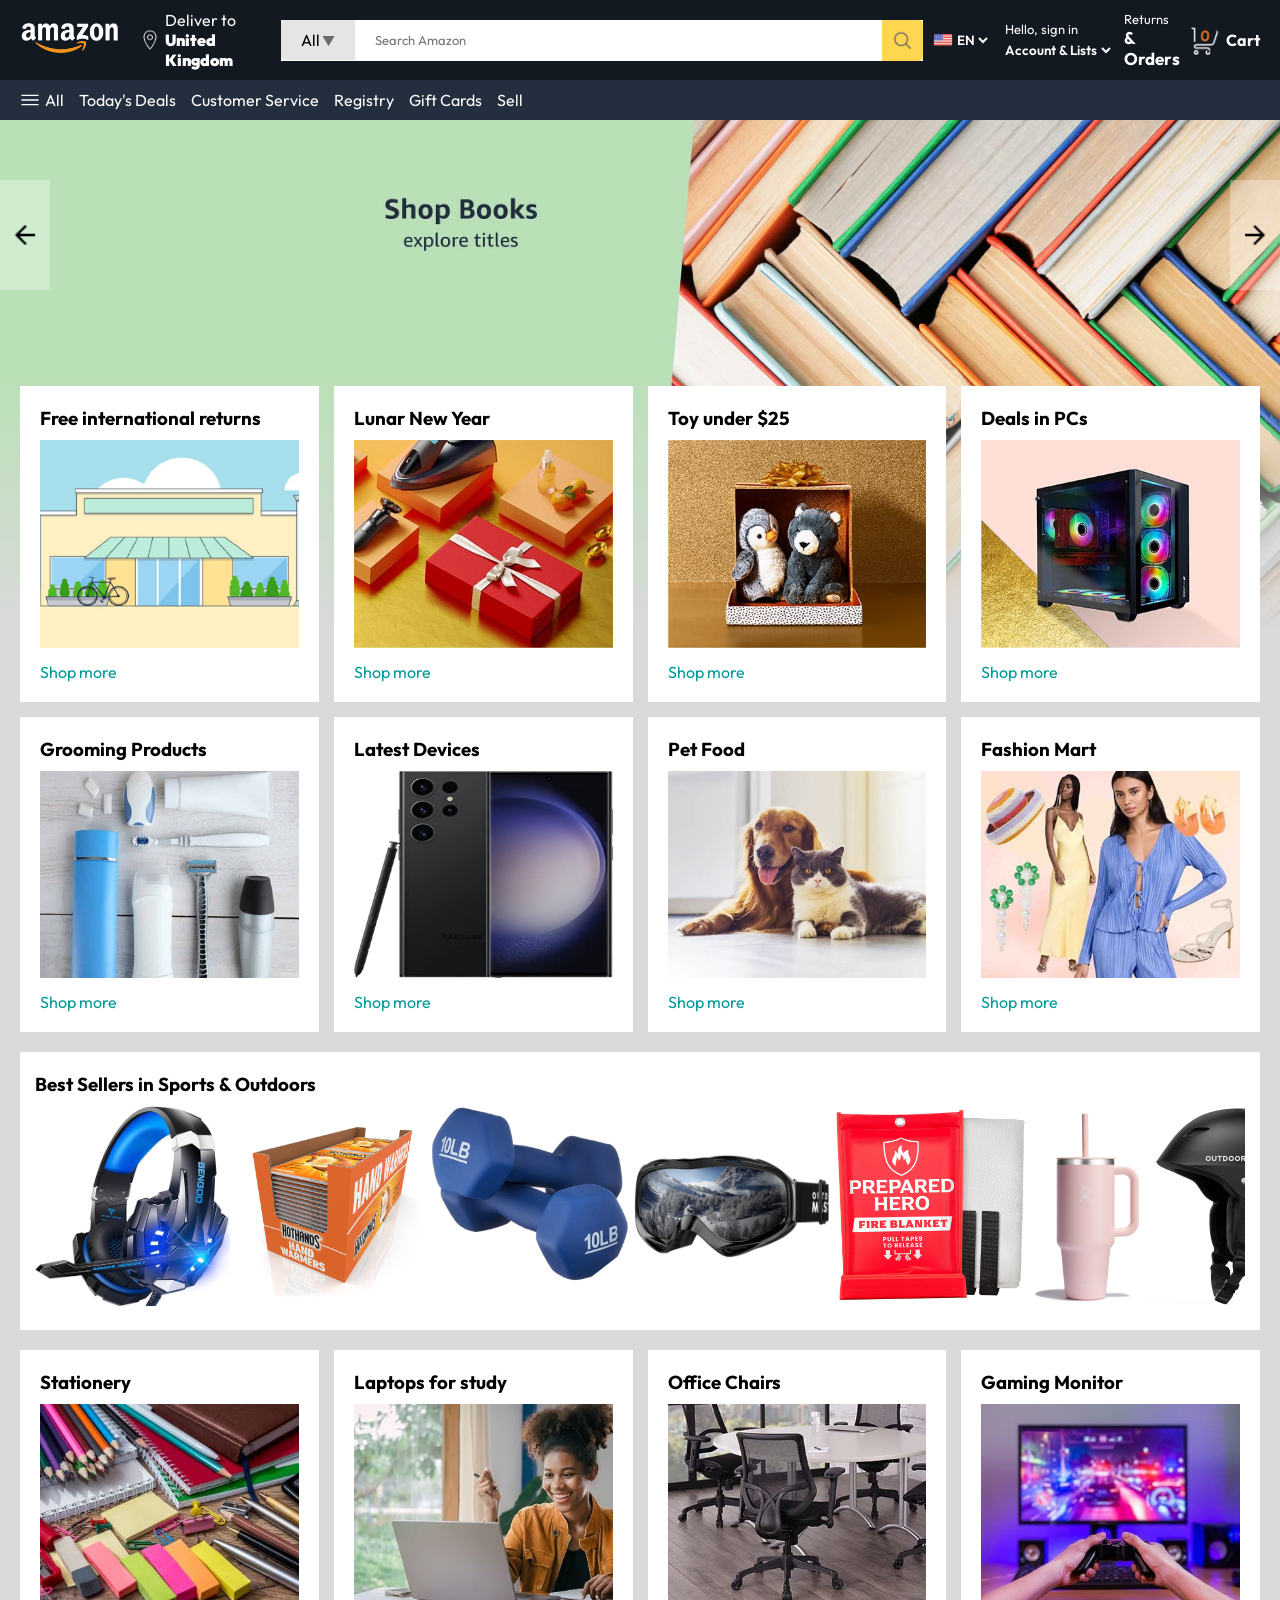
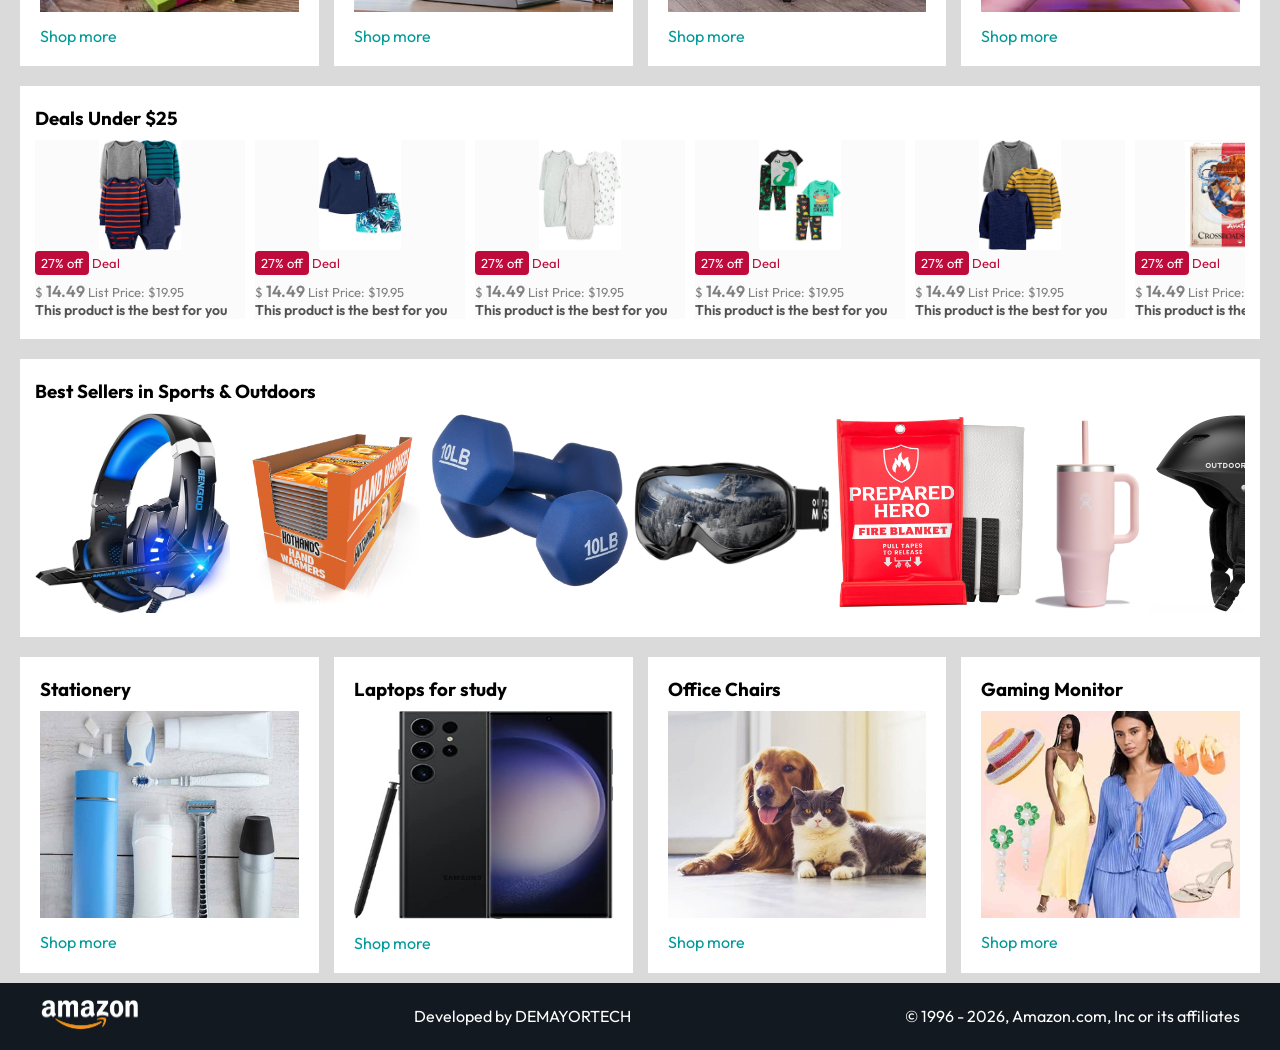
<file: index.html>
<!doctype html>
<html lang="en">
  <head>
    <meta charset="UTF-8" />
    <meta name="viewport" content="width=device-width, initial-scale=1.0" />
    <title>Amazon</title>
    <link rel="stylesheet" href="./css/main.css" />
    <link rel="preconnect" href="https://fonts.googleapis.com" />
    <link rel="preconnect" href="https://fonts.gstatic.com" crossorigin />
    <link
      href="https://fonts.googleapis.com/css2?family=Outfit:wght@100..900&display=swap"
      rel="stylesheet"
    />
  </head>
  <body>
    <header>
      <div class="banner">
        <a href="./index.html"
          ><img src="./images/amazon_logo.png" alt="" class="logo"
        /></a>
        <div class="delivery">
          <img src="./images/location_icon.png" alt="" />
          <p>Deliver to <br /><span id="uk">United Kingdom</span></p>
        </div>
      </div>

      <!-- search -->
      <div class="search">
        <div class="search_product">
          <p>All</p>
          <img src="./images/dropdown_icon.png" alt="" />
        </div>

        <input type="search" placeholder="Search Amazon" />
        <img src="./images/search_icon.png" alt="" />
      </div>

      <!-- others cta -->
      <div class="other_cta">
        <div class="lang_select">
          <img src="./images/us_flag.png" alt="" />
          <select>
            <option value="en">EN</option>
          </select>
        </div>

        <div class="account">
          <a href="./pages/login.html">Hello, sign in</a>
          <select>
            <option value="acc">Account & Lists</option>
          </select>
        </div>

        <div class="orders">
          <span id="returns">Returns</span>
          <span id="_orders">& Orders</span>
        </div>

        <a href="./pages/cart.html" target="_blank" class="cart">
          <img src="./images/cart_icon.png" alt="" />
          <span>Cart</span>
        </a>
      </div>
    </header>

    <main>
      <!-- trade -->
      <section class="trade">
        <div class="menu">
          <img src="./images/menu_icon.png" alt="" />
          <a href="#">All</a>
        </div>

        <!-- menu-navs -->
        <ul>
          <li><a href="">Today's Deals</a></li>
          <li><a href="">Customer Service</a></li>
          <li><a href="">Registry</a></li>
          <li><a href="">Gift Cards</a></li>
          <li><a href="">Sell</a></li>
        </ul>
      </section>

      <!-- slider-hero -->
      <section class="hero_slider">
        <!-- slider button iccon -->
        <img src="./images/arrow_back.png" alt="Previous" id="prev_btn" />
        <img src="./images/arrow_forward.png" alt="Next" id="next_btn" />

        <div>
          <img src="./images/header1.jpg" alt="" />
          <img src="./images/header2.jpg" alt="" />
          <img src="./images/header3.jpg" alt="" />
          <img src="./images/header4.jpg" alt="" />
          <img src="./images/header5.jpg" alt="" />
          <img src="./images/header6.jpg" alt="" />
        </div>
      </section>

      <!-- inventory category -->
      <section class="inventory inventory_box">
        <!-- inventory 1 -->
        <div class="invenoty_details">
          <h3>Free international returns</h3>
          <img src="./images/box1-1.jpg" alt="" />
          <a href="#">Shop more</a>
        </div>

        <!-- inventory 2 -->
        <div class="invenoty_details">
          <h3>Lunar New Year</h3>
          <img src="./images/box1-2.jpg" alt="" />
          <a href="#">Shop more</a>
        </div>

        <!-- inventory 3 -->
        <div class="invenoty_details">
          <h3>Toy under $25</h3>
          <img src="./images/box1-3.jpg" alt="" />
          <a href="#">Shop more</a>
        </div>

        <!-- inventory 4 -->
        <div class="invenoty_details">
          <h3>Deals in PCs</h3>
          <img src="./images/box1-4.jpg" alt="" />
          <a href="#">Shop more</a>
        </div>

        <!-- inventory 5 -->
        <div class="invenoty_details">
          <h3>Grooming Products</h3>
          <img src="./images/box2-1.jpg" alt="" />
          <a href="#">Shop more</a>
        </div>

        <!-- inventory 6 -->
        <div class="invenoty_details">
          <h3>Latest Devices</h3>
          <img src="./images/box2-2.jpg" alt="" />
          <a href="#">Shop more</a>
        </div>

        <!-- inventory 7 -->
        <div class="invenoty_details">
          <h3>Pet Food</h3>
          <img src="./images/box2-3.jpg" alt="" />
          <a href="#">Shop more</a>
        </div>

        <!-- inventory 8 -->
        <div class="invenoty_details">
          <h3>Fashion Mart</h3>
          <img src="./images/box2-4.jpg" alt="" />
          <a href="#">Shop more</a>
        </div>
      </section>

      <!-- products images -->
      <section class="product_best_sellers">
        <div class="best_sellers">
          <h3>Best Sellers in Sports & Outdoors</h3>
          <div>
            <a href="./pages/product.html"
              ><img src="./images/product_img.jpg" alt=""
            /></a>
            <a href="#"><img src="./images/product1-1.jpg" alt="" /></a>
            <a href="#"><img src="./images/product1-2.jpg" alt="" /></a>
            <a href="#"><img src="./images/product1-3.jpg" alt="" /></a>
            <a href="#"><img src="./images/product1-4.jpg" alt="" /></a>
            <a href="#"><img src="./images/product1-5.jpg" alt="" /></a>
            <a href="#"><img src="./images/product1-6.jpg" alt="" /></a>
            <a href="#"><img src="./images/product1-7.jpg" alt="" /></a>
            <a href="#"><img src="./images/product1-8.jpg" alt="" /></a>
            <a href="#"><img src="./images/product1-9.jpg" alt="" /></a>
            <a href="#"><img src="./images/product1-10.jpg" alt="" /></a>
          </div>
        </div>
      </section>

      <!-- inventory category part two-->
      <section class="inventory inventory_two">
        <!-- inventory 1 -->
        <div class="invenoty_details">
          <h3>Stationery</h3>
          <img src="./images/box3-1.jpg" alt="" />
          <a href="#">Shop more</a>
        </div>

        <!-- inventory 2 -->
        <div class="invenoty_details">
          <h3>Laptops for study</h3>
          <img src="./images/box3-2.jpg" alt="" />
          <a href="#">Shop more</a>
        </div>

        <!-- inventory 3 -->
        <div class="invenoty_details">
          <h3>Office Chairs</h3>
          <img src="./images/box3-3.jpg" alt="" />
          <a href="#">Shop more</a>
        </div>

        <!-- inventory 4 -->
        <div class="invenoty_details">
          <h3>Gaming Monitor</h3>
          <img src="./images/box3-4.jpg" alt="" />
          <a href="#">Shop more</a>
        </div>
      </section>

      <!-- products images-- Deals Under $25 -->
      <section class="product_best_sellers_two">
        <div class="best_sellers_two">
          <h3>Deals Under $25</h3>

          <div>
            <!-- discount product 1 -->
            <div class="discount_deals">
              <div class="discount_details_image">
                <img src="./images/product2-1.jpg" alt="" />
              </div>

              <div class="discount_details_content">
                <p id="deal">
                  <span id="off">27% off</span>
                  Deal
                </p>
                <p id="price">
                  $ <span id="price_value">14.49</span>
                  <span>List Price: $19.95</span>
                </p>
                <p id="product_remark">This product is the best for you</p>
              </div>
            </div>

            <!-- discount product 2 -->
            <div class="discount_deals">
              <div class="discount_details_image">
                <img src="./images/product2-2.jpg" alt="" />
              </div>

              <div class="discount_details_content">
                <p id="deal">
                  <span id="off">27% off</span>
                  Deal
                </p>
                <p id="price">
                  $ <span id="price_value">14.49</span>
                  <span>List Price: $19.95</span>
                </p>
                <p id="product_remark">This product is the best for you</p>
              </div>
            </div>

            <!-- discount product 3 -->
            <div class="discount_deals">
              <div class="discount_details_image">
                <img src="./images/product2-3.jpg" alt="" />
              </div>

              <div class="discount_details_content">
                <p id="deal">
                  <span id="off">27% off</span>
                  Deal
                </p>
                <p id="price">
                  $ <span id="price_value">14.49</span>
                  <span>List Price: $19.95</span>
                </p>
                <p id="product_remark">This product is the best for you</p>
              </div>
            </div>

            <!-- discount product 4 -->
            <div class="discount_deals">
              <div class="discount_details_image">
                <img src="./images/product2-4.jpg" alt="" />
              </div>

              <div class="discount_details_content">
                <p id="deal">
                  <span id="off">27% off</span>
                  Deal
                </p>
                <p id="price">
                  $ <span id="price_value">14.49</span>
                  <span>List Price: $19.95</span>
                </p>
                <p id="product_remark">This product is the best for you</p>
              </div>
            </div>

            <!-- discount product 5 -->
            <div class="discount_deals">
              <div class="discount_details_image">
                <img src="./images/product2-5.jpg" alt="" />
              </div>

              <div class="discount_details_content">
                <p id="deal">
                  <span id="off">27% off</span>
                  Deal
                </p>
                <p id="price">
                  $ <span id="price_value">14.49</span>
                  <span>List Price: $19.95</span>
                </p>
                <p id="product_remark">This product is the best for you</p>
              </div>
            </div>

            <!-- discount product 6 -->
            <div class="discount_deals">
              <div class="discount_details_image">
                <img src="./images/product2-6.jpg" alt="" />
              </div>

              <div class="discount_details_content">
                <p id="deal">
                  <span id="off">27% off</span>
                  Deal
                </p>
                <p id="price">
                  $ <span id="price_value">14.49</span>
                  <span>List Price: $19.95</span>
                </p>
                <p id="product_remark">This product is the best for you</p>
              </div>
            </div>

            <!-- discount product 7 -->
            <div class="discount_deals">
              <div class="discount_details_image">
                <img src="./images/product2-7.jpg" alt="" />
              </div>

              <div class="discount_details_content">
                <p id="deal">
                  <span id="off">27% off</span>
                  Deal
                </p>
                <p id="price">
                  $ <span id="price_value">14.49</span>
                  <span>List Price: $19.95</span>
                </p>
                <p id="product_remark">This product is the best for you</p>
              </div>
            </div>

            <!-- discount product 8 -->
            <div class="discount_deals">
              <div class="discount_details_image">
                <img src="./images/product2-8.jpg" alt="" />
              </div>

              <div class="discount_details_content">
                <p id="deal">
                  <span id="off">27% off</span>
                  Deal
                </p>
                <p id="price">
                  $ <span id="price_value">14.49</span>
                  <span>List Price: $19.95</span>
                </p>
                <p id="product_remark">This product is the best for you</p>
              </div>
            </div>

            <!-- discount product 9 -->
            <div class="discount_deals">
              <div class="discount_details_image">
                <img src="./images/product2-9.jpg" alt="" />
              </div>

              <div class="discount_details_content">
                <p id="deal">
                  <span id="off">27% off</span>
                  Deal
                </p>
                <p id="price">
                  $ <span id="price_value">14.49</span>
                  <span>List Price: $19.95</span>
                </p>
                <p id="product_remark">This product is the best for you</p>
              </div>
            </div>

            <!-- discount product 10 -->
            <div class="discount_deals">
              <div class="discount_details_image">
                <img src="./images/product2-10.jpg" alt="" />
              </div>

              <div class="discount_details_content">
                <p id="deal">
                  <span id="off">27% off</span>
                  Deal
                </p>
                <p id="price">
                  $ <span id="price_value">14.49</span>
                  <span>List Price: $19.95</span>
                </p>
                <p id="product_remark">This product is the best for you</p>
              </div>
            </div>

            <!-- discount product 11 -->
            <div class="discount_deals">
              <div class="discount_details_image">
                <img src="./images/product2-11.jpg" alt="" />
              </div>

              <div class="discount_details_content">
                <p id="deal">
                  <span id="off">27% off</span>
                  Deal
                </p>
                <p id="price">
                  $ <span id="price_value">14.49</span>
                  <span>List Price: $19.95</span>
                </p>
                <p id="product_remark">This product is the best for you</p>
              </div>
            </div>

            <!-- discount product 12 -->
            <div class="discount_deals">
              <div class="discount_details_image">
                <img src="./images/product2-12.jpg" alt="" />
              </div>

              <div class="discount_details_content">
                <p id="deal">
                  <span id="off">27% off</span>
                  Deal
                </p>
                <p id="price">
                  $ <span id="price_value">14.49</span>
                  <span>List Price: $19.95</span>
                </p>
                <p id="product_remark">This product is the best for you</p>
              </div>
            </div>
          </div>
        </div>
      </section>

      <!-- products images -->
      <section class="product_best_sellers">
        <div class="best_sellers">
          <h3>Best Sellers in Sports & Outdoors</h3>
          <div>
            <a href="./pages/product.html"
              ><img src="./images/product_img.jpg" alt=""
            /></a>
            <a href="#"><img src="./images/product1-1.jpg" alt="" /></a>
            <a href="#"><img src="./images/product1-2.jpg" alt="" /></a>
            <a href="#"><img src="./images/product1-3.jpg" alt="" /></a>
            <a href="#"><img src="./images/product1-4.jpg" alt="" /></a>
            <a href="#"><img src="./images/product1-5.jpg" alt="" /></a>
            <a href="#"><img src="./images/product1-6.jpg" alt="" /></a>
            <a href="#"><img src="./images/product1-7.jpg" alt="" /></a>
            <a href="#"><img src="./images/product1-8.jpg" alt="" /></a>
            <a href="#"><img src="./images/product1-9.jpg" alt="" /></a>
            <a href="#"><img src="./images/product1-10.jpg" alt="" /></a>
          </div>
        </div>
      </section>

      <!-- inventory category part two-->
      <section class="inventory inventory_two">
        <!-- inventory 1 -->
        <div class="invenoty_details">
          <h3>Stationery</h3>
          <img src="./images/box2-1.jpg" alt="" />
          <a href="#">Shop more</a>
        </div>

        <!-- inventory 2 -->
        <div class="invenoty_details">
          <h3>Laptops for study</h3>
          <img src="./images/box2-2.jpg" alt="" />
          <a href="#">Shop more</a>
        </div>

        <!-- inventory 3 -->
        <div class="invenoty_details">
          <h3>Office Chairs</h3>
          <img src="./images/box2-3.jpg" alt="" />
          <a href="#">Shop more</a>
        </div>

        <!-- inventory 4 -->
        <div class="invenoty_details">
          <h3>Gaming Monitor</h3>
          <img src="./images/box2-4.jpg" alt="" />
          <a href="#">Shop more</a>
        </div>
      </section>

      <footer>
        <a href="./index.html"
          ><img src="./images/amazon_logo.png" alt="" class="logo"
        /></a>

        <p>Developed by DEMAYORTECH</p>
        <p>&copy; 1996 - 2026, Amazon.com, Inc or its affiliates</p>
      </footer>
    </main>
    <script src="./js/app.js"></script>
  </body>
</html>
</file>
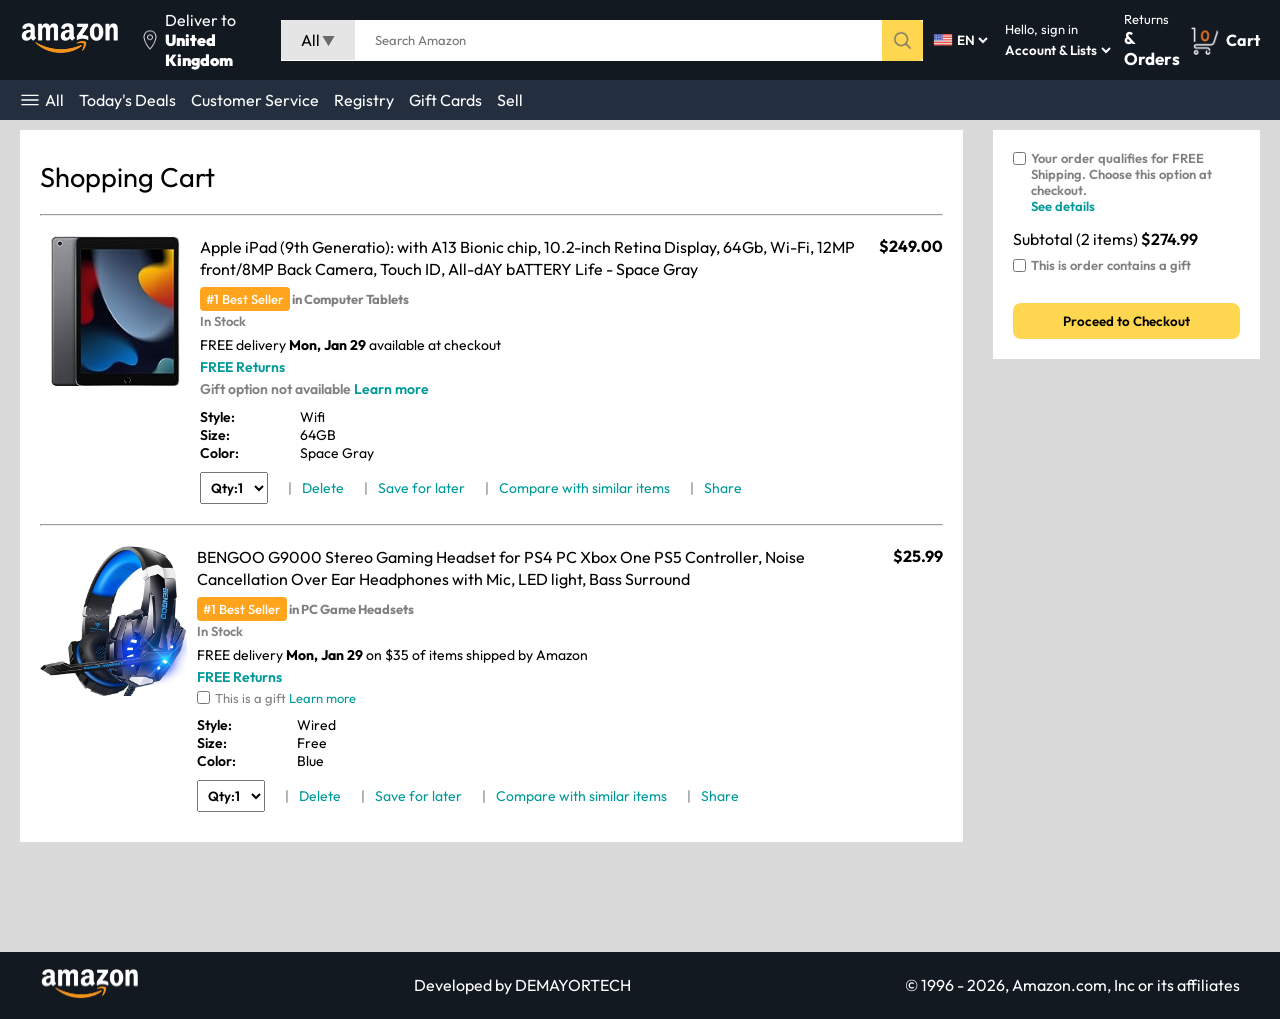
<file: pages/cart.html>
<!doctype html>
<html lang="en">
  <head>
    <meta charset="UTF-8" />
    <meta name="viewport" content="width=device-width, initial-scale=1.0" />
    <title>Cart</title>
    <link rel="preconnect" href="https://fonts.googleapis.com" />
    <link rel="preconnect" href="https://fonts.gstatic.com" crossorigin />
    <link
      href="https://fonts.googleapis.com/css2?family=Outfit:wght@100..900&display=swap"
      rel="stylesheet"
    />
    <link rel="stylesheet" href="../css/main.css" />
    <link rel="stylesheet" href="../css/cart.css" />
  </head>
  <body>
    <header>
      <div class="banner">
        <a href="../index.html"
          ><img src="../images/amazon_logo.png" alt="" class="logo"
        /></a>
        <div class="delivery">
          <img src="../images/location_icon.png" alt="" />
          <p>Deliver to <br /><span id="uk">United Kingdom</span></p>
        </div>
      </div>

      <!-- search -->
      <div class="search">
        <div class="search_product">
          <p>All</p>
          <img src="../images/dropdown_icon.png" alt="" />
        </div>

        <input type="search" placeholder="Search Amazon" />
        <img src="../images/search_icon.png" alt="" />
      </div>

      <!-- others cta -->
      <div class="other_cta">
        <div class="lang_select">
          <img src="../images/us_flag.png" alt="" />
          <select>
            <option value="en">EN</option>
          </select>
        </div>

        <div class="account">
          <a href="./login.html">Hello, sign in</a>
          <select>
            <option value="acc">Account & Lists</option>
          </select>
        </div>

        <div class="orders">
          <span id="returns">Returns</span>
          <span id="_orders">& Orders</span>
        </div>

        <a href="./cart.html" class="cart">
          <img src="../images/cart_icon.png" alt="" />
          <span>Cart</span>
        </a>
      </div>
    </header>

    <main>
      <!-- trade -->
      <section class="trade">
        <div class="menu">
          <img src="../images/menu_icon.png" alt="" />
          <a href="#">All</a>
        </div>

        <!-- menu-navs -->
        <ul>
          <li><a href="">Today's Deals</a></li>
          <li><a href="">Customer Service</a></li>
          <li><a href="">Registry</a></li>
          <li><a href="">Gift Cards</a></li>
          <li><a href="">Sell</a></li>
        </ul>
      </section>

      <!-- shopping cart -->
      <section class="shpping_cart">
        <!-- left soide cart -->
        <div class="left_side_details">
          <h3>Shopping Cart</h3>
          <hr />
          <div class="cart_details">
            <img src="../images/ipad_img.jpg" alt="" />

            <div class="cart_product_desc">
              <div class="cart_product_price">
                <p>
                  Apple iPad (9th Generatio): with A13 Bionic chip, 10.2-inch
                  Retina Display, 64Gb, Wi-Fi, 12MP front/8MP Back Camera, Touch
                  ID, All-dAY bATTERY Life - Space Gray
                </p>

                <p class="itemPrice"><b>$249.00</b></p>
              </div>
              <p class="rate_remark">
                <span id="rate_remark_value">#1 Best Seller</span>
                in Computer Tablets
              </p>
              <p class="stock">In Stock</p>
              <p style="font-size: 14px">
                FREE delivery <b>Mon, Jan 29</b> available at checkout
              </p>
              <p
                style="
                  color: #009999;
                  font-size: 14px;
                  font-weight: 600;
                  margin: 4px 0;
                "
              >
                FREE Returns
              </p>
              <p style="color: gray; font-size: 14px; font-weight: 600">
                Gift option not available
                <a href="#" style="color: #009999">Learn more</a>
              </p>
              <div class="style">
                <p class="style_head">Style:</p>
                <p>Wifi</p>
                <p class="style_head">Size:</p>
                <p>64GB</p>
                <p class="style_head">Color:</p>
                <p>Space Gray</p>
              </div>
              <div class="qty_container">
                <select>
                  <option value="qty1">Qty:1</option>
                  <option value="qty2">Qty:2</option>
                  <option value="qty3">Qty:3</option>
                </select>
                <a href="#">Delete</a>
                <a href="#">Save for later</a>
                <a href="#">Compare with similar items</a>
                <a href="#">Share</a>
              </div>
            </div>
          </div>

          <hr />

          <div class="cart_details">
            <img src="../images/product_img.jpg" alt="" />

            <div class="cart_product_desc">
              <div class="cart_product_price">
                <p>
                  BENGOO G9000 Stereo Gaming Headset for PS4 PC Xbox One PS5
                  Controller, Noise Cancellation Over Ear Headphones with Mic,
                  LED light, Bass Surround
                </p>

                <p class="itemPrice"><b>$25.99</b></p>
              </div>
              <p class="rate_remark">
                <span id="rate_remark_value">#1 Best Seller</span>
                in PC Game Headsets
              </p>
              <p class="stock">In Stock</p>
              <p style="font-size: 14px">
                FREE delivery <b>Mon, Jan 29</b> on $35 of items shipped by
                Amazon
              </p>
              <p
                style="
                  color: #009999;
                  font-size: 14px;
                  font-weight: 600;
                  margin: 4px 0;
                "
              >
                FREE Returns
              </p>
              <div class="gift">
                <input type="checkbox" /><span
                  style="font-size: 13px; color: gray"
                  >This is a gift
                  <a href="#" style="color: #009999">Learn more </a></span
                >
              </div>
              <div class="style">
                <p class="style_head">Style:</p>
                <p>Wired</p>
                <p class="style_head">Size:</p>
                <p>Free</p>
                <p class="style_head">Color:</p>
                <p>Blue</p>
              </div>
              <div class="qty_container">
                <select>
                  <option value="qty1">Qty:1</option>
                  <option value="qty2">Qty:2</option>
                  <option value="qty3">Qty:3</option>
                </select>
                <a href="#">Delete</a>
                <a href="#">Save for later</a>
                <a href="#">Compare with similar items</a>
                <a href="#">Share</a>
              </div>
            </div>
          </div>
        </div>

        <!-- right side -->
        <div class="right_side_details">
          <div class="gift_qualify">
            <input type="checkbox" /><span
              >Your order qualifies for FREE Shipping. Choose this option at
              checkout. <br />
              <a href="#">See details</a></span
            >
          </div>

          <p>
            Subtotal <span id="item_number">(0 items):</span>
            <span id="checkout_total">$0</span>
          </p>

          <div class="gift">
            <input type="checkbox" /><span
              style="font-size: 13px; color: gray; font-weight: 600"
              >This is order contains a gift
            </span>
          </div>

          <button type="submit">Proceed to Checkout</button>
        </div>
      </section>
    </main>

    <footer>
      <a href="../index.html"
        ><img src="../images/amazon_logo.png" alt="" class="logo"
      /></a>

      <p>Developed by DEMAYORTECH</p>
      <p>&copy; 1996 - 2026, Amazon.com, Inc or its affiliates</p>
    </footer>

    <script src="../js/cart.js"></script>
  </body>
</html>
</file>
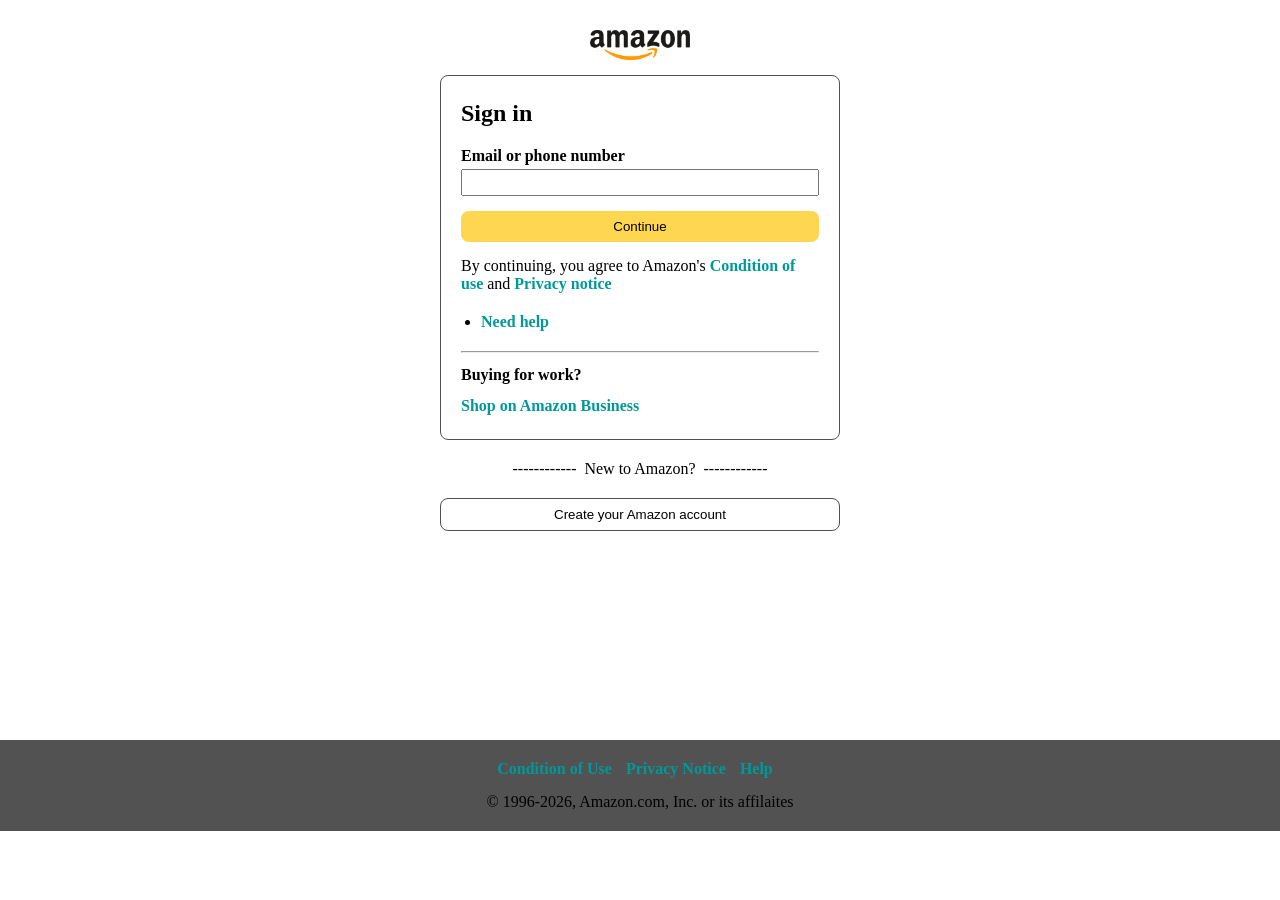
<file: pages/login.html>
<!doctype html>
<html lang="en">
  <head>
    <meta charset="UTF-8" />
    <meta name="viewport" content="width=device-width, initial-scale=1.0" />
    <title>Sign In</title>
    <link rel="stylesheet" href="../css/login.css" />
  </head>
  <body>
    <div class="container">
      <a href="../index.html"
        ><img src="../images/amazon_logo_dark.png" alt=""
      /></a>
      <form id="loginForm">
        <h2>Sign in</h2>
        <label for="email">Email or phone number</label>
        <input type="email" id="email" name="email" required />
        <p id="errorMessage" style="color: red; display: none"></p>
        <button class="formSubmit" type="submit">Continue</button>

        <p>
          By continuing, you agree to Amazon's
          <a href="#">Condition of use</a> and <a href="#">Privacy notice</a>
        </p>

        <ul>
          <li><a href="#">Need help</a></li>
        </ul>

        <hr />

        <p id="buyforwork">Buying for work?</p>
        <a href="#">Shop on Amazon Business</a>
      </form>

      <p id="new">New to Amazon?</p>

      <button type="button" id="createAccount">
        Create your Amazon account
      </button>
    </div>

    <footer>
      <div class="quicklinks">
        <a href="#">Condition of Use</a>
        <a href="#">Privacy Notice</a>
        <a href="#">Help</a>
      </div>

      <p>&copy; 1996-2026, Amazon.com, Inc. or its affilaites</p>
    </footer>

    <script src="../js/auth.js" defer></script>
  </body>
</html>
</file>
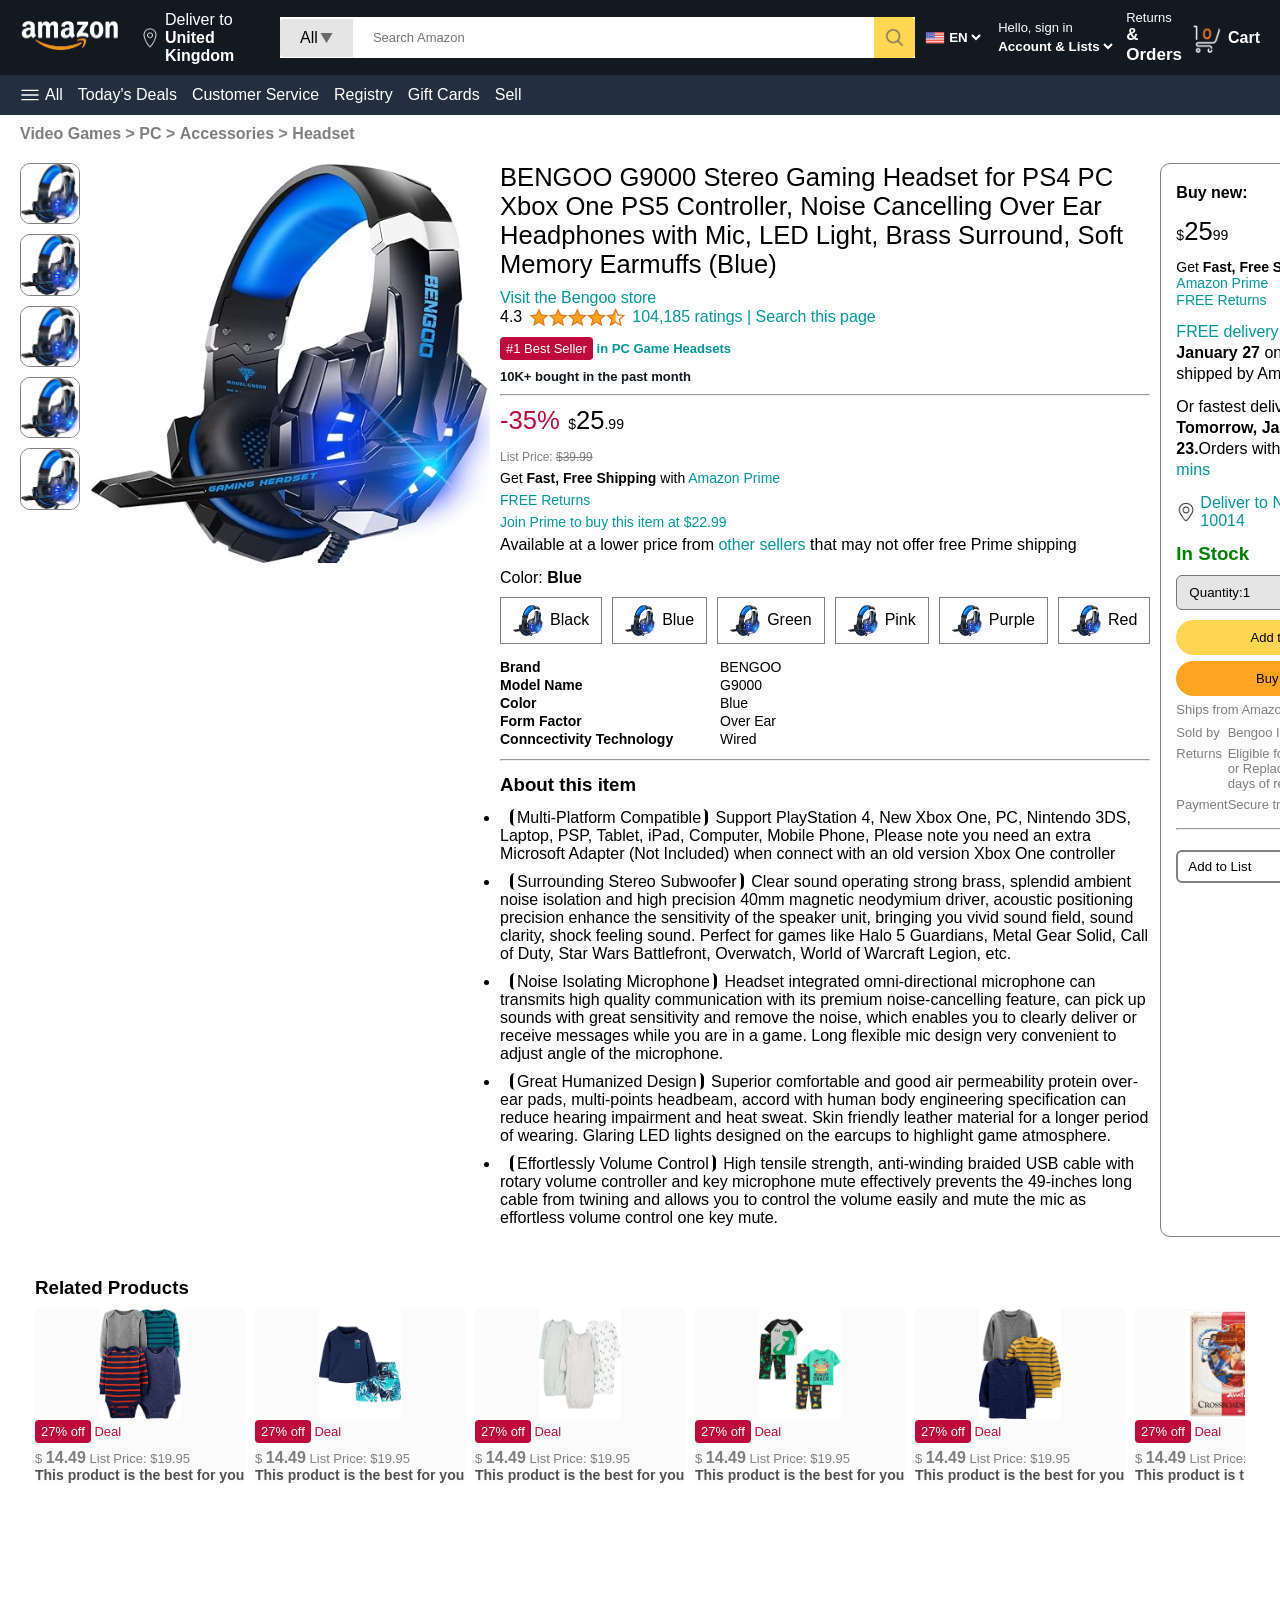
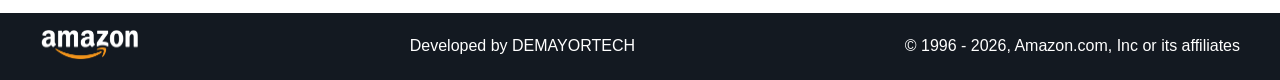
<file: pages/product.html>
<!doctype html>
<html lang="en">
  <head>
    <meta charset="UTF-8" />
    <meta name="viewport" content="width=device-width, initial-scale=1.0" />
    <title>Headset | BRNGOO</title>
    <link rel="stylesheet" href="../css/main.css" />
    <link rel="stylesheet" href="../css/product.css" />
  </head>
  <body>
    <header>
      <div class="banner">
        <a href="../index.html"
          ><img src="../images/amazon_logo.png" alt="" class="logo"
        /></a>
        <div class="delivery">
          <img src="../images/location_icon.png" alt="" />
          <p>Deliver to <br /><span id="uk">United Kingdom</span></p>
        </div>
      </div>

      <!-- search -->
      <div class="search">
        <div class="search_product">
          <p>All</p>
          <img src="../images/dropdown_icon.png" alt="" />
        </div>

        <input type="search" placeholder="Search Amazon" />
        <img src="../images/search_icon.png" alt="" />
      </div>

      <!-- others cta -->
      <div class="other_cta">
        <div class="lang_select">
          <img src="../images/us_flag.png" alt="" />
          <select>
            <option value="en">EN</option>
          </select>
        </div>

        <div class="account">
          <a href="./login.html">Hello, sign in</a>
          <select>
            <option value="acc">Account & Lists</option>
          </select>
        </div>

        <div class="orders">
          <span id="returns">Returns</span>
          <span id="_orders">& Orders</span>
        </div>

        <a href="./cart.html" target="_blank" class="cart">
          <img src="../images/cart_icon.png" alt="" />
          <span>Cart</span>
        </a>
      </div>
    </header>

    <main>
      <!-- trade -->
      <section class="trade">
        <div class="menu">
          <img src="../images/menu_icon.png" alt="" />
          <a href="#">All</a>
        </div>

        <!-- menu-navs -->
        <ul>
          <li><a href="">Today's Deals</a></li>
          <li><a href="">Customer Service</a></li>
          <li><a href="">Registry</a></li>
          <li><a href="">Gift Cards</a></li>
          <li><a href="">Sell</a></li>
        </ul>
      </section>

      <!-- Quick link -->
      <section class="quick_link">
        <a href="#">Video Games ></a> <a href="#">PC ></a>
        <a href="#">Accessories ></a> <a href="#">Headset</a>
      </section>

      <!-- full product display -->
      <section class="full_product_display">
        <div class="product_image">
          <div class="crop_images">
            <img src="../images/product_img.jpg" alt="" />
            <img src="../images/product_img.jpg" alt="" />
            <img src="../images/product_img.jpg" alt="" />
            <img src="../images/product_img.jpg" alt="" />
            <img src="../images/product_img.jpg" alt="" />
          </div>

          <img src="../images/product_img.jpg" alt="" />
        </div>

        <!-- Product details -->
        <div class="product_category_details">
          <p id="product_desc">
            BENGOO G9000 Stereo Gaming Headset for PS4 PC Xbox One PS5
            Controller, Noise Cancelling Over Ear Headphones with Mic, LED
            Light, Brass Surround, Soft Memory Earmuffs (Blue)
          </p>
          <a href="#">Visit the Bengoo store</a>
          <p id="rating_desc">
            4.3 <img src="../images/rating_img.png" alt="" />
            <span>104,185 ratings | <a href="#">Search this page</a></span>
          </p>

          <p id="rate_remark">
            <span id="rate_remark_value">#1 Best Seller</span>
            in PC Game Headsets
          </p>

          <p id="rate_sold">10K+ bought in the past month</p>

          <hr />

          <!-- Second product details -->

          <div class="product_details_two">
            <span id="price_reduction">-35%</span>
            <span id="product_new_currency"
              >$<span id="product_new_price">25</span>.99</span
            >

            <p id="list_price">List Price: <span>$39.99</span></p>
            <p id="get">
              Get <span id="fast">Fast, Free Shipping</span> with
              <a href="#">Amazon Prime</a>
            </p>
            <a href="#">FREE Returns</a>
            <a href="#">Join Prime to buy this item at $22.99</a>
            <p id="available">
              Available at a lower price from <a href="#">other sellers</a> that
              may not offer free Prime shipping
            </p>
            <p id="color">Color: <span>Blue</span></p>
          </div>

          <!-- choice of color -->
          <div class="product_color">
            <div class="image_color">
              <img src="../images/product_img.jpg" alt="" />
              <span>Black</span>
            </div>
            <div class="image_color">
              <img src="../images/product_img.jpg" alt="" />
              <span>Blue</span>
            </div>
            <div class="image_color">
              <img src="../images/product_img.jpg" alt="" />
              <span>Green</span>
            </div>
            <div class="image_color">
              <img src="../images/product_img.jpg" alt="" />
              <span>Pink</span>
            </div>
            <div class="image_color">
              <img src="../images/product_img.jpg" alt="" />
              <span>Purple </span>
            </div>
            <div class="image_color">
              <img src="../images/product_img.jpg" alt="" />
              <span>Red</span>
            </div>
          </div>

          <!-- brand details -->
          <div class="brand_details">
            <div class="brand_title">
              <span>Brand</span>
              <span class="brand_title_value">BENGOO</span>
            </div>
            <div class="brand_title">
              <span>Model Name</span>
              <span class="brand_title_value">G9000</span>
            </div>
            <div class="brand_title">
              <span>Color</span>
              <span class="brand_title_value">Blue</span>
            </div>
            <div class="brand_title">
              <span>Form Factor</span>
              <span class="brand_title_value">Over Ear</span>
            </div>
            <div class="brand_title">
              <span>Conncectivity Technology</span>
              <span class="brand_title_value">Wired</span>
            </div>
          </div>

          <hr />

          <div class="about_item">
            <h3>About this item</h3>

            <ul>
              <li>
                <span>Multi-Platform Compatible</span> Support PlayStation 4,
                New Xbox One, PC, Nintendo 3DS, Laptop, PSP, Tablet, iPad,
                Computer, Mobile Phone, Please note you need an extra Microsoft
                Adapter (Not Included) when connect with an old version Xbox One
                controller
              </li>
              <li>
                <span>Surrounding Stereo Subwoofer</span> Clear sound operating
                strong brass, splendid ambient noise isolation and high
                precision 40mm magnetic neodymium driver, acoustic positioning
                precision enhance the sensitivity of the speaker unit, bringing
                you vivid sound field, sound clarity, shock feeling sound.
                Perfect for games like Halo 5 Guardians, Metal Gear Solid, Call
                of Duty, Star Wars Battlefront, Overwatch, World of Warcraft
                Legion, etc.
              </li>
              <li>
                <span>Noise Isolating Microphone</span> Headset integrated
                omni-directional microphone can transmits high quality
                communication with its premium noise-cancelling feature, can
                pick up sounds with great sensitivity and remove the noise,
                which enables you to clearly deliver or receive messages while
                you are in a game. Long flexible mic design very convenient to
                adjust angle of the microphone.
              </li>
              <li>
                <span>Great Humanized Design</span> Superior comfortable and
                good air permeability protein over-ear pads, multi-points
                headbeam, accord with human body engineering specification can
                reduce hearing impairment and heat sweat. Skin friendly leather
                material for a longer period of wearing. Glaring LED lights
                designed on the earcups to highlight game atmosphere.
              </li>
              <li>
                <span>Effortlessly Volume Control</span> High tensile strength,
                anti-winding braided USB cable with rotary volume controller and
                key microphone mute effectively prevents the 49-inches long
                cable from twining and allows you to control the volume easily
                and mute the mic as effortless volume control one key mute.
              </li>
            </ul>
          </div>
        </div>

        <!-- product order and pricing -->
        <div class="product_order_details">
          <div class="buy_new">
            <b><span>Buy new:</span></b>
            <div id="radio_btn"><div></div></div>
          </div>

          <div class="cart_details">
            <span id="product_new_currency"
              >$<span id="product_new_price">25</span>99</span
            >
            <p id="get">
              Get <span id="fast">Fast, Free Shipping</span> with
              <a href="#">Amazon Prime</a>
            </p>
            <a href="#">FREE Returns</a>

            <div class="delivery_details">
              <p>
                <a href="#">FREE delivery</a> <b>Saturday,</b>
                <b>January 27</b> on orders shipped by Amazon over $35
              </p>
            </div>

            <div class="delivery_details">
              <p>
                Or fastest delivery <b>Tomorrow,</b> <b>January 23.</b>Orders
                within <span id="time">10 hrs 56 mins</span>
              </p>
            </div>

            <div class="delivery_location">
              <img src="../images/location_icon_dark.png" alt="" />
              <span>Deliver to New York 10014</span>
            </div>

            <div class="stock_details">
              <h3>In Stock</h3>

              <select>
                <option value="qty1">Quantity:1</option>
                <option value="qty2">Quantity:2</option>
                <option value="qty3">Quantity:3</option>
              </select>

              <a href="#" class="cart_btn">Add to cart</a>
              <a href="#" class="cart_btn cart_buy_now">Buy Now</a>

              <!-- brand details -->
              <div class="cart_shipper_details">
                <p>Ships from Amazon</p>

                <div class="brand_title">
                  <span>Sold by</span>
                  <span class="brand_title_value">Bengoo Inc</span>
                </div>
                <div class="brand_title">
                  <span>Returns</span>
                  <span class="brand_title_value">
                    Eligible for Returns, Refund or Replacement within 30 days
                    of receipt</span
                  >
                </div>
                <div class="brand_title">
                  <span>Payment</span>
                  <span class="brand_title_value">Secure transactions</span>
                </div>
              </div>
            </div>

            <hr />
            <input type="text" id="add_to_list" placeholder="Add to List" />
          </div>
        </div>
      </section>

      <!-- products images-- Deals Under $25 -->
      <section class="product_best_sellers_two">
        <div class="best_sellers_two">
          <h3>Related Products</h3>

          <div>
            <!-- discount product 1 -->
            <div class="discount_deals">
              <div class="discount_details_image">
                <img src="../images/product2-1.jpg" alt="" />
              </div>

              <div class="discount_details_content">
                <p id="deal">
                  <span id="off">27% off</span>
                  Deal
                </p>
                <p id="price">
                  $ <span id="price_value">14.49</span>
                  <span>List Price: $19.95</span>
                </p>
                <p id="product_remark">This product is the best for you</p>
              </div>
            </div>

            <!-- discount product 2 -->
            <div class="discount_deals">
              <div class="discount_details_image">
                <img src="../images/product2-2.jpg" alt="" />
              </div>

              <div class="discount_details_content">
                <p id="deal">
                  <span id="off">27% off</span>
                  Deal
                </p>
                <p id="price">
                  $ <span id="price_value">14.49</span>
                  <span>List Price: $19.95</span>
                </p>
                <p id="product_remark">This product is the best for you</p>
              </div>
            </div>

            <!-- discount product 3 -->
            <div class="discount_deals">
              <div class="discount_details_image">
                <img src="../images/product2-3.jpg" alt="" />
              </div>

              <div class="discount_details_content">
                <p id="deal">
                  <span id="off">27% off</span>
                  Deal
                </p>
                <p id="price">
                  $ <span id="price_value">14.49</span>
                  <span>List Price: $19.95</span>
                </p>
                <p id="product_remark">This product is the best for you</p>
              </div>
            </div>

            <!-- discount product 4 -->
            <div class="discount_deals">
              <div class="discount_details_image">
                <img src="../images/product2-4.jpg" alt="" />
              </div>

              <div class="discount_details_content">
                <p id="deal">
                  <span id="off">27% off</span>
                  Deal
                </p>
                <p id="price">
                  $ <span id="price_value">14.49</span>
                  <span>List Price: $19.95</span>
                </p>
                <p id="product_remark">This product is the best for you</p>
              </div>
            </div>

            <!-- discount product 5 -->
            <div class="discount_deals">
              <div class="discount_details_image">
                <img src="../images/product2-5.jpg" alt="" />
              </div>

              <div class="discount_details_content">
                <p id="deal">
                  <span id="off">27% off</span>
                  Deal
                </p>
                <p id="price">
                  $ <span id="price_value">14.49</span>
                  <span>List Price: $19.95</span>
                </p>
                <p id="product_remark">This product is the best for you</p>
              </div>
            </div>

            <!-- discount product 6 -->
            <div class="discount_deals">
              <div class="discount_details_image">
                <img src="../images/product2-6.jpg" alt="" />
              </div>

              <div class="discount_details_content">
                <p id="deal">
                  <span id="off">27% off</span>
                  Deal
                </p>
                <p id="price">
                  $ <span id="price_value">14.49</span>
                  <span>List Price: $19.95</span>
                </p>
                <p id="product_remark">This product is the best for you</p>
              </div>
            </div>

            <!-- discount product 7 -->
            <div class="discount_deals">
              <div class="discount_details_image">
                <img src="../images/product2-7.jpg" alt="" />
              </div>

              <div class="discount_details_content">
                <p id="deal">
                  <span id="off">27% off</span>
                  Deal
                </p>
                <p id="price">
                  $ <span id="price_value">14.49</span>
                  <span>List Price: $19.95</span>
                </p>
                <p id="product_remark">This product is the best for you</p>
              </div>
            </div>

            <!-- discount product 8 -->
            <div class="discount_deals">
              <div class="discount_details_image">
                <img src="../images/product2-8.jpg" alt="" />
              </div>

              <div class="discount_details_content">
                <p id="deal">
                  <span id="off">27% off</span>
                  Deal
                </p>
                <p id="price">
                  $ <span id="price_value">14.49</span>
                  <span>List Price: $19.95</span>
                </p>
                <p id="product_remark">This product is the best for you</p>
              </div>
            </div>

            <!-- discount product 9 -->
            <div class="discount_deals">
              <div class="discount_details_image">
                <img src="../images/product2-9.jpg" alt="" />
              </div>

              <div class="discount_details_content">
                <p id="deal">
                  <span id="off">27% off</span>
                  Deal
                </p>
                <p id="price">
                  $ <span id="price_value">14.49</span>
                  <span>List Price: $19.95</span>
                </p>
                <p id="product_remark">This product is the best for you</p>
              </div>
            </div>

            <!-- discount product 10 -->
            <div class="discount_deals">
              <div class="discount_details_image">
                <img src="../images/product2-10.jpg" alt="" />
              </div>

              <div class="discount_details_content">
                <p id="deal">
                  <span id="off">27% off</span>
                  Deal
                </p>
                <p id="price">
                  $ <span id="price_value">14.49</span>
                  <span>List Price: $19.95</span>
                </p>
                <p id="product_remark">This product is the best for you</p>
              </div>
            </div>

            <!-- discount product 11 -->
            <div class="discount_deals">
              <div class="discount_details_image">
                <img src="../images/product2-11.jpg" alt="" />
              </div>

              <div class="discount_details_content">
                <p id="deal">
                  <span id="off">27% off</span>
                  Deal
                </p>
                <p id="price">
                  $ <span id="price_value">14.49</span>
                  <span>List Price: $19.95</span>
                </p>
                <p id="product_remark">This product is the best for you</p>
              </div>
            </div>

            <!-- discount product 12 -->
            <div class="discount_deals">
              <div class="discount_details_image">
                <img src="../images/product2-12.jpg" alt="" />
              </div>

              <div class="discount_details_content">
                <p id="deal">
                  <span id="off">27% off</span>
                  Deal
                </p>
                <p id="price">
                  $ <span id="price_value">14.49</span>
                  <span>List Price: $19.95</span>
                </p>
                <p id="product_remark">This product is the best for you</p>
              </div>
            </div>
          </div>
        </div>
      </section>
    </main>

    <footer>
      <a href="../index.html"
        ><img src="../images/amazon_logo.png" alt="" class="logo"
      /></a>

      <p>Developed by DEMAYORTECH</p>
      <p>&copy; 1996 - 2026, Amazon.com, Inc or its affiliates</p>
    </footer>

    <script>
      const scrollContainer = document.querySelectorAll(
        ".best_sellers div img",
      );

      scrollContainer.forEach((item) => {
        item.addEventListener("wheel", (e) => {
          e.preventDefault();
          item.scrollLeft += e.deltaY;
        });
      });
    </script>
  </body>
</html>
</file>
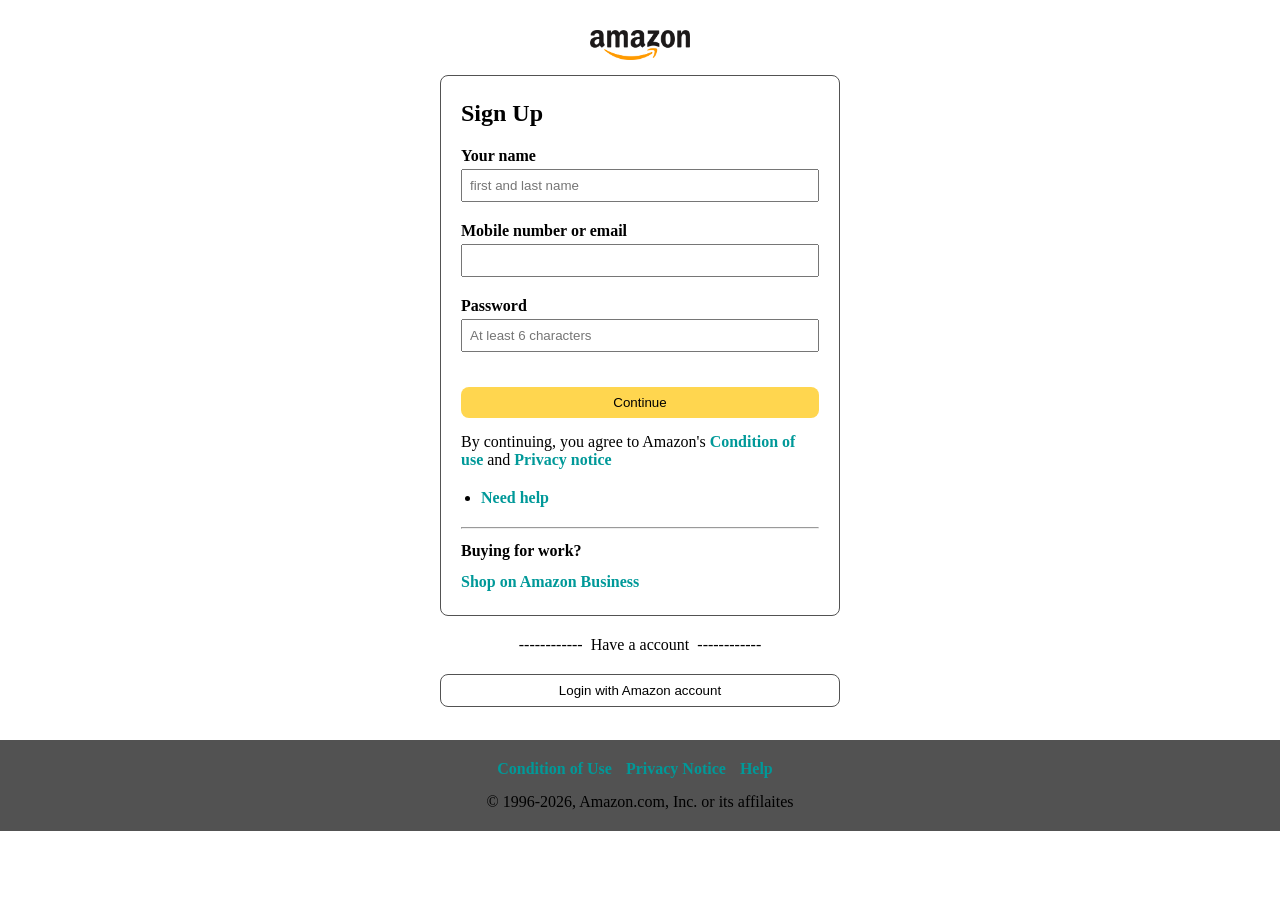
<file: pages/signup.html>
<!doctype html>
<html lang="en">
  <head>
    <meta charset="UTF-8" />
    <meta name="viewport" content="width=device-width, initial-scale=1.0" />
    <title>Sign Up</title>
    <link rel="stylesheet" href="../css/login.css" />
  </head>
  <body>
    <div class="container">
      <a href="../index.html"
        ><img src="../images/amazon_logo_dark.png" alt=""
      /></a>

      <!-- FORM -->
      <form id="signUpForm">
        <h2>Sign Up</h2>

        <div class="input_wrapper">
          <label for="name">Your name</label>
          <input type="text" id="name" placeholder="first and last name" />
        </div>

        <div class="input_wrapper">
          <label for="email">Mobile number or email</label>
          <input type="email" id="email" name="email" />
        </div>

        <div class="input_wrapper">
          <label for="password">Password</label>
          <input
            type="password"
            id="password"
            placeholder="At least 6 characters"
          />
        </div>

        <button class="formSubmit" type="submit">Continue</button>

        <p>
          By continuing, you agree to Amazon's
          <a href="#">Condition of use</a> and <a href="#">Privacy notice</a>
        </p>

        <ul>
          <li><a href="#">Need help</a></li>
        </ul>

        <hr />

        <p id="buyforwork">Buying for work?</p>
        <a href="#">Shop on Amazon Business</a>
      </form>

      <p id="new">Have a account</p>

      <button type="button" id="loginAccount">Login with Amazon account</button>
    </div>

    <footer>
      <div class="quicklinks">
        <a href="#">Condition of Use</a>
        <a href="#">Privacy Notice</a>
        <a href="#">Help</a>
      </div>

      <p>&copy; 1996-2026, Amazon.com, Inc. or its affilaites</p>
    </footer>

    <script src="../js/signup.js" defer></script>
  </body>
</html>
</file>
<file: css/main.css>
* {
  margin: 0;
  padding: 0;
  box-sizing: border-box;
  font-family: "Outfit", sans-serif;
}

body {
  background-color: #dadada;
}

a {
  text-decoration: none;
}

header {
  background-color: #131921;
  padding: 10px 20px;
  display: flex;
  align-items: center;
  justify-content: space-between;
  gap: 10px;
  cursor: pointer;
}
header .banner {
  display: flex;
  align-items: center;
  justify-content: center;
  gap: 20px;
}

header .logo {
  width: 100px;
}

header .delivery {
  display: flex;
  align-items: center;
  gap: 5px;
  cursor: pointer;
}

header .delivery > img {
  width: 20px;
}

header .delivery > p {
  color: #fff;
}

header .delivery p > #uk {
  font-weight: 900;
  font-size: 1rem;
}

.search {
  display: flex;
  align-items: center;
  background-color: #fff;
  width: 55%;
  border: 4px;
}

.search .search_product {
  display: flex;
  align-items: center;
  justify-content: center;
  gap: 2px;
  background-color: #e5e5e5;
  padding: 10px 20px;
  border-radius: 4px 0 0 4px;
}

.search_product > img {
  width: 13px;
}

.search > input {
  width: 100%;
  padding: 9px 20px;
  border: 0;
  outline: 0;
}

.search > input::placeholder {
  font-size: 13px;
}

.search > img {
  width: 41px;
  background: #ffd64f;
  padding: 10px;
  border-radius: 0 4px 4px 0;
}

.other_cta {
  display: flex;
  align-items: center;
  gap: 10px;
}

.other_cta .lang_select {
  display: flex;
  align-items: center;
}

.lang_select > img {
  width: 20px;
}

.lang_select > select {
  background: transparent;
  color: #fff;
  border: 0;
  outline: 0;
  font-weight: 600;
}

.other_cta .account a {
  display: block;
  color: #fff;
  text-decoration: none;
  margin-bottom: 2px;
  text-align: left;
  font-size: 13px;
  padding-left: 4px;
}

.other_cta .account > select {
  background: transparent;
  color: #fff;
  border: 0;
  outline: 0;
  font-weight: 600;
}

.orders {
  display: flex;
  flex-direction: column;
  color: #fff;
}

.orders > #returns {
  font-size: 13px;
}

.orders #_orders {
  font-size: 17px;
  font-weight: 700;
}

.cart {
  display: flex;
  align-items: center;
  gap: 6px;
}

.cart img {
  width: 30px;
}

.cart span {
  color: #fff;
  font-weight: 700;
}

/* menu */
.trade {
  display: flex;
  align-items: center;
  gap: 15px;
  padding: 10px 20px;
  background: #232f3e;
}

.trade .menu {
  display: flex;
  align-items: center;
  justify-content: center;
  gap: 5px;
}

.trade .menu a {
  color: #fff;
}

.trade .menu > img {
  width: 20px;
  cursor: pointer;
}

.trade ul {
  display: flex;
  justify-content: center;
  align-items: center;
  gap: 15px;
}

.trade ul li {
  list-style: none;
}

.trade ul li a {
  color: #fff;
}

/* image slider */
.hero_slider div {
  display: flex;
  overflow-y: hidden;
}

.hero_slider div img {
  width: 100%;
  mask-image: linear-gradient(to bottom, #000 50%, transparent 100%);
}

#prev_btn,
#next_btn {
  width: 50px;
  z-index: 1;
  position: absolute;
  top: 20%;
  background: #ffffff4f;
  padding: 40px 10px;
  cursor: pointer;
}

#next_btn {
  right: 0;
}

/* inventory  */
.inventory {
  display: grid;
  grid-template-columns: repeat(4, 1fr);
  gap: 15px;
  padding: 10px 20px;
}

.inventory_box {
  margin-top: -20vw;
}

.inventory .invenoty_details {
  background: #fff;
  padding: 20px;
  z-index: 1;
}

.invenoty_details > img {
  width: 100%;
  margin: 10px 0;
}

.invenoty_details a {
  text-decoration: none;
  color: #009999;
}

/* best sellers  --- products iamges*/
.product_best_sellers {
  padding: 10px 20px;
}

.best_sellers {
  background: #fff;
  padding: 20px 15px;
}
.best_sellers > div {
  display: flex;
  overflow-x: auto;
}

.best_sellers > div::-webkit-scrollbar {
  display: none;
}

.best_sellers div a > img {
  max-width: 200px;
  max-height: 200px;
  margin-top: 10px;
}

/* second inventory */
.inventory_two {
  margin-top: 0;
}

/* discount sales */
.product_best_sellers_two {
  padding: 10px 20px;
}

.best_sellers_two {
  background: #fff;
  padding: 20px 15px;
}
.best_sellers_two > div {
  display: flex;
  overflow-x: auto;
  gap: 10px;
}

.best_sellers_two > div::-webkit-scrollbar {
  display: none;
}

.discount_deals {
  background: #fbfbfb;
  display: flex;
  flex-direction: column;
  justify-content: end;
  margin-top: 10px;
  cursor: pointer;
  min-width: 210px;
}

.discount_deals .discount_details_image > img {
  max-width: 110px;
  max-height: 110px;
  margin: 0 auto;
  display: block;
}

#off {
  background: #be0b3b;
  color: #fff;
  padding: 4px 6px;
  border-radius: 4px;
  font-size: 13px;
}

.discount_deals #deal {
  color: #be0b3b;
  margin: 5px 0 10px 0;
  font-size: 13px;
}

.discount_deals #price {
  color: gray;
  font-size: 13px;
}

.discount_deals #price_value {
  font-size: 1rem;
  font-weight: 600;
}

.discount_deals #product_remark {
  color: #525252;
  font-weight: 600;
  font-size: 14px;
}


/* footer */
footer {
  background: #131921;
  padding: 15px 40px;
  display: flex;
  align-items: center;
  justify-content: space-between;
  color: #fff;
}
footer .logo {
  width: 100px;
}
</file>
<file: css/cart.css>
.shpping_cart {
  padding: 10px 20px;
  display: flex;
  gap: 30px;
}

.left_side_details {
  flex-basis: 78%;
  background: #fff;
  padding: 30px 20px;
}

.left_side_details > h3 {
  font-weight: 400;
  font-size: 1.7rem;
}

hr {
  margin: 20px 0;
}

.cart_details {
  display: flex;
  gap: 10px;
}

.cart_details > img {
  width: 150px;
  height: 150px;
}

.cart_product_price {
  display: flex;
  justify-content: space-between;
}

.cart_product_price > p:first-of-type {
  line-height: 1.4rem;
}

#rate_remark_value {
  background: #ffa41c;
  color: #fff;
  padding: 4px 6px;
  border-radius: 4px;
  font-size: 13px;
  font-weight: 500;
}

.rate_remark {
  color: gray;
  margin: 10px 0 6px 0;
  font-size: 13px;
  font-weight: 700;
}

.stock {
  color: gray;
  font-size: 13px;
  font-weight: 600;
  margin-bottom: 7px;
}

.style {
  display: grid;
  grid-template-columns: repeat(2, 100px);
  margin: 10px 0;
  font-size: 14px;
}

.style_head {
  font-weight: 600;
}

.qty_container {
  display: flex;
  align-items: center;
  gap: 20px;
}

.qty_container > select {
  padding: 6px;
  font-weight: 600;
  outline: 0;
}

.qty_container > a::before {
  content: "|";
  padding-right: 10px;
  color: gray;
}
.qty_container > a {
  color: #009999;
  vertical-align: middle;
  font-size: 14px;
}

.gift {
  display: flex;
  align-items: center;
  gap: 5px;
  margin-bottom: 5px;
}

/* right side */
.right_side_details {
  flex-basis: 22%;
  background: #fff;
  padding: 20px;
  height: fit-content;
}

.right_side_details > .gift_qualify {
  margin-bottom: 15px;
  display: flex;
  align-items: start;
  color: gray;
  font-weight: 600;
}

.gift_qualify > span {
  margin-left: 5px;
  font-size: 13px;
  width: fit-content;
}

.gift_qualify > input {
  margin-top: 2px;
}

.gift_qualify span > a {
  color: #009999;
}

.right_side_details p > #checkout_total {
  font-weight: 600;
}
.right_side_details > .gift {
  margin-top: 8px;
}

.right_side_details > button {
  background-color: #ffd64f;
  border: 0;
  outline: 0;
  text-align: center;
  width: 100%;
  margin-top: 25px;
  padding: 10px 8px;
  border-radius: 8px;
  font-weight: 600;
  cursor: pointer;
}

footer {
  margin-top: 100px;
}
</file>
<file: css/login.css>
* {
  margin: 0;
  padding: 0;
  box-sizing: border-box;
}

p {
  width: 100%;
}
a {
  color: #009999;
  text-decoration: none;
  font-weight: 600;
  width: 100%;
}

.container {
  max-width: fit-content;
  margin: 30px auto;
  height: 680px;
}

.container a > img {
  width: 100px;
  display: block;
  margin: 0 auto;
  margin-bottom: 15px;
}

.container > form {
  border: 1px solid #525252;
  border-radius: 8px;
  padding: 24px 20px;
  max-width: 400px;
}

form h2 {
  margin-bottom: 20px;
}

form label {
  font-weight: 600;
}

form input {
  display: block;
  width: 100%;
  padding: 4px;
  outline: 0;
  margin-top: 4px;
}

form > button {
  background-color: #ffd64f;
  border: 0;
  outline: 0;
  text-align: center;
  width: 100%;
  margin: 15px 0;
  padding: 8px 6px;
  border-radius: 8px;
  cursor: pointer;
}

ul {
  margin: 20px 0;
  padding: 0 20px;
}

#buyforwork {
  margin: 13px 0;
  font-weight: 600;
}

#new {
  text-align: center;
  margin: 20px 0;
}

#new::before {
  content: "------------";
  margin-right: 8px;
}
#new::after {
  content: "------------";
  margin-left: 8px;
}

#createAccount {
  width: 100%;
  border: 1px solid #525252;
  outline: 0;
  text-align: center;
  width: 100%;
  padding: 8px 6px;
  border-radius: 8px;
  cursor: pointer;
  background: transparent;
}

footer {
  background: #525252;
  padding: 20px;
  text-align: center;
}

.quicklinks a {
  margin-right: 10px;
}

.quicklinks {
  margin-bottom: 15px;
}

/* sigup */
.input_wrapper {
  margin-bottom: 20px;
}

.input_wrapper > input {
  padding: 7px;
}

#loginAccount {
  width: 100%;
  border: 1px solid #525252;
  outline: 0;
  text-align: center;
  width: 100%;
  padding: 8px 6px;
  border-radius: 8px;
  cursor: pointer;
  background: transparent;
}
</file>
<file: css/product.css>
main {
  background-color: #fff;
  padding-bottom: 100px;
}

.quick_link {
  padding: 10px 20px;
}

.quick_link a {
  color: gray;
  font-weight: 600;
}

.full_product_display {
  display: flex;
  padding: 10px 20px;
  gap: 10px;
}

.full_product_display .product_image {
  flex-basis: 30%;
  display: flex;
  gap: 10px;
}

.product_image .crop_images > img {
  width: 60px;
  border: 1px solid gray;
  margin-bottom: 10px;
  display: block;
  border-radius: 10px;
}

.product_image > img {
  width: 400px;
  height: 400px;
}

.full_product_display .product_category_details {
  flex-basis: 50%;
}

.product_category_details #product_desc {
  font-size: 1.6rem;
  margin-bottom: 5px;
}

.product_category_details > a {
  color: #009999;
  margin-top: 5px;
  display: inline-block;
}

.product_category_details #rating_desc {
  display: flex;
  align-items: center;
}

.product_category_details #rating_desc > img {
  width: 100px;
  margin: 0 5px;
}

.product_category_details #rating_desc > span,
.product_category_details #rating_desc > span > a {
  color: #009999;
}

#rate_remark_value {
  background: #be0b3b;
  color: #fff;
  padding: 4px 6px;
  border-radius: 4px;
  font-size: 13px;
  font-weight: 500;
}

#rate_remark {
  color: #009999;
  margin: 13px 0 13px 0;
  font-size: 13px;
  font-weight: 700;
}

#rate_sold {
  font-size: 13px;
  color: #131921;
  font-weight: 600;
}

hr {
  margin-top: 10px;
}

.product_details_two {
  margin-top: 10px;
}

.product_details_two #price_reduction {
  font-size: 1.6rem;
  color: #be0b3b;
  margin-right: 4px;
}

#product_new_price {
  font-size: 1.6rem;
}

#product_new_currency {
  font-size: 14px;
}

.product_details_two #list_price {
  color: gray;
  margin-top: 15px;
  font-size: 12px;
}

#list_price > span {
  text-decoration: line-through;
}

#fast {
  font-weight: 600;
}

#get > a {
  color: #009999;
}

#get {
  margin: 6px 0;
  font-size: 14px;
}

.product_details_two > a {
  display: block;
  margin: 6px 0;
  font-size: 14px;
  color: #009999;
}

#available > a {
  color: #009999;
}

#color {
  margin-top: 15px;
}

#color > span {
  font-weight: 600;
}

.product_color {
  display: flex;
  align-items: center;
  gap: 10px;
  margin-top: 10px;
}

.product_color .image_color {
  display: flex;
  align-items: center;
  gap: 7px;
  border: 1px solid gray;
  padding: 7px 12px;
  cursor: pointer;
}

.image_color > img {
  width: 30px;
}

.brand_details {
  width: 300px;
  margin-top: 15px;
}

.brand_details .brand_title {
  display: flex;
  justify-content: space-between;
}

.brand_details .brand_title > span {
  font-size: 14px;
  margin-bottom: 2px;
}

.brand_details .brand_title span:first-of-type {
  font-weight: 600;
}

.brand_title > .brand_title_value {
  width: 80px;
}

.full_product_display .product_order_details {
  border: 1px solid gray;
  flex-basis: 18%;
  padding: 20px 15px;
  border-radius: 10px;
}

.buy_new {
  display: flex;
  justify-content: space-between;
}

.buy_new > #radio_btn {
  border-radius: 50%;
  background: #009999;
  width: 18px;
  height: 18px;
  display: flex;
  align-items: center;
  justify-content: center;
}

.buy_new > #radio_btn > div {
  border-radius: 50%;
  background: #fff;
  width: 7px;
  height: 7px;
}

.cart_details {
  margin-top: 15px;
  font-size: 16px;
}

.cart_details > a {
  font-size: 14px;
  color: #009999;
}

.cart_details #get {
  margin-bottom: 0;
  margin-top: 13px;
}

.delivery_details {
  margin-top: 13px;
  font-size: 16px;
  line-height: 1.3rem;
}

.delivery_details p > a,
.delivery_details p > #time {
  color: #009999;
}

.delivery_location {
  margin-top: 13px;
  display: flex;
  align-items: center;
  gap: 4px;
}

.delivery_location > img {
  width: 20px;
}
.delivery_location > span {
  color: #009999;
}

.stock_details {
  margin-top: 13px;
}

.stock_details > h3 {
  color: green;
  margin-bottom: 10px;
}

.stock_details > select {
  width: 100%;
  padding: 8px;
  background-color: #e5e5e5;
  border-radius: 6px;
  outline: 0;
  margin-bottom: 10px;
}

.stock_details > .cart_btn {
  display: block;
  width: 100%;
  background: #ffd64f;
  margin-bottom: 6px;
  text-align: center;
  color: #000;
  padding: 10px;
  border-radius: 26px;
  font-size: 13px;
}

.stock_details > .cart_buy_now {
  background-color: #ffa41c;
}

.cart_shipper_details {
  color: gray;
  font-size: 13px;
}

.cart_shipper_details p {
  margin-bottom: 8px;
}

.cart_shipper_details .brand_title {
  display: flex;
  justify-content: space-between;
}

.cart_shipper_details .brand_title > span {
  margin-bottom: 6px;
}

.cart_shipper_details .brand_title > .brand_title_value {
  width: 160px;
}

.about_item h3 {
  margin: 13px 0;
}

.about_item ul li {
  margin-bottom: 10px;
}

.about_item ul li > span {
  margin: 0 3px 0 10px;
  border-left: 3px solid #000;
  border-right: 3px solid #000;
  padding: 0 4px;
  border-top-left-radius: 5px;
  border-bottom-left-radius: 5px;
  border-top-right-radius: 5px;
  border-bottom-right-radius: 5px;
}

#add_to_list {
  width: 100%;
  margin-top: 20px;
  padding: 7px 10px;
  border-radius: 6px;
  outline: 0;
  border: 2px solid gray;
}


#add_to_list::placeholder {
  color: #000;
}
</file>
